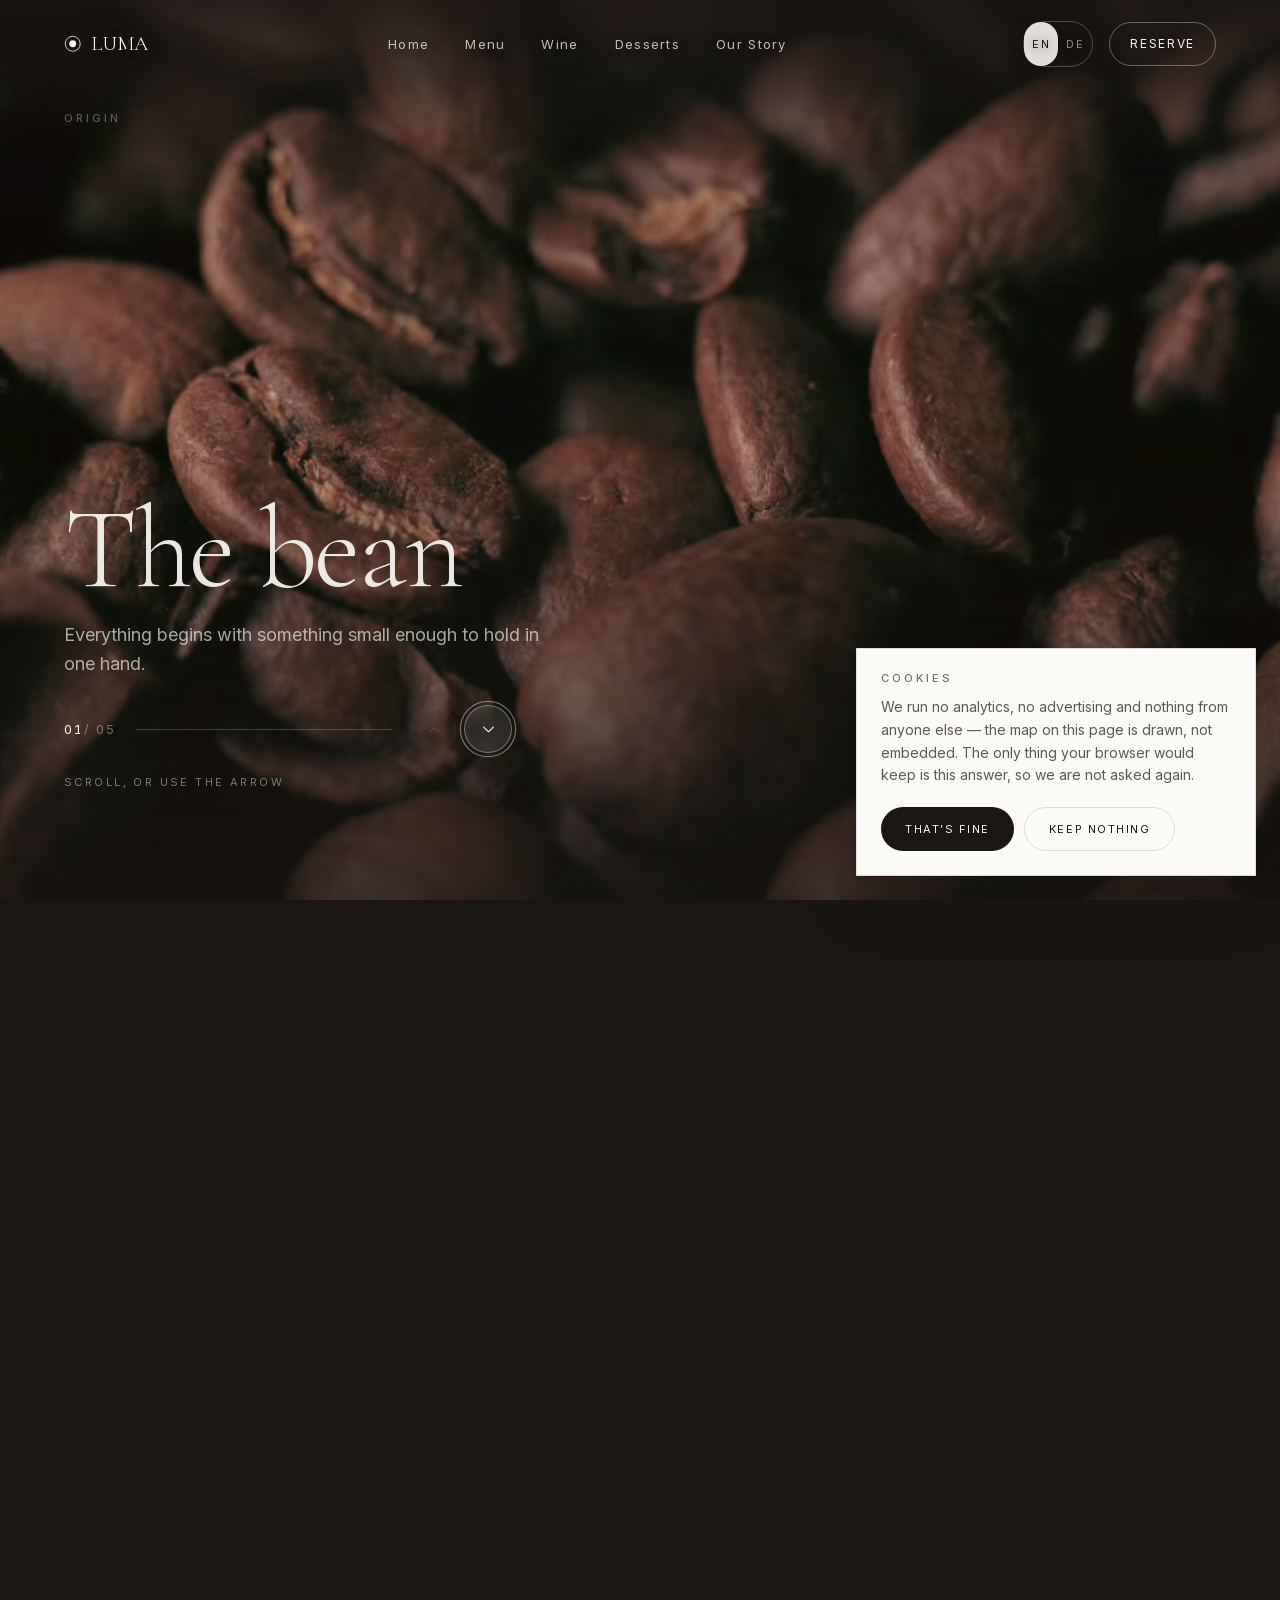
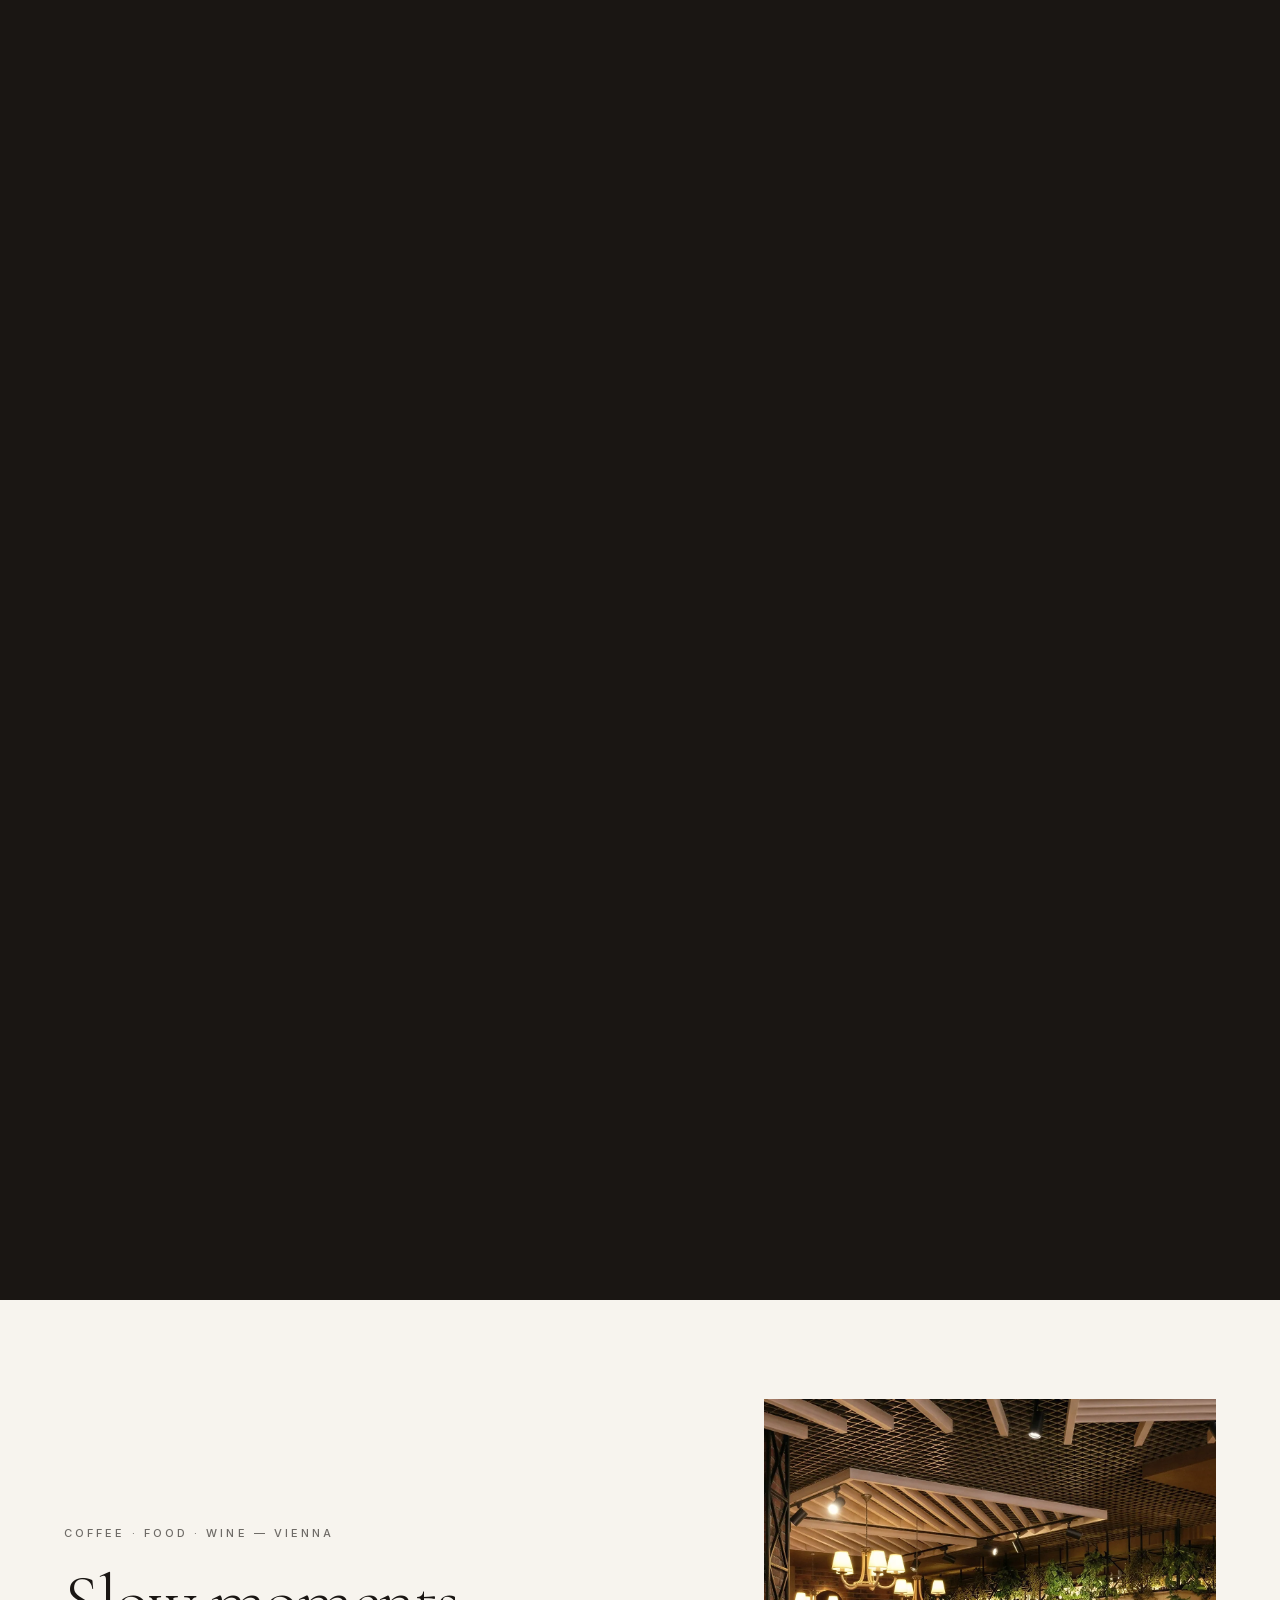
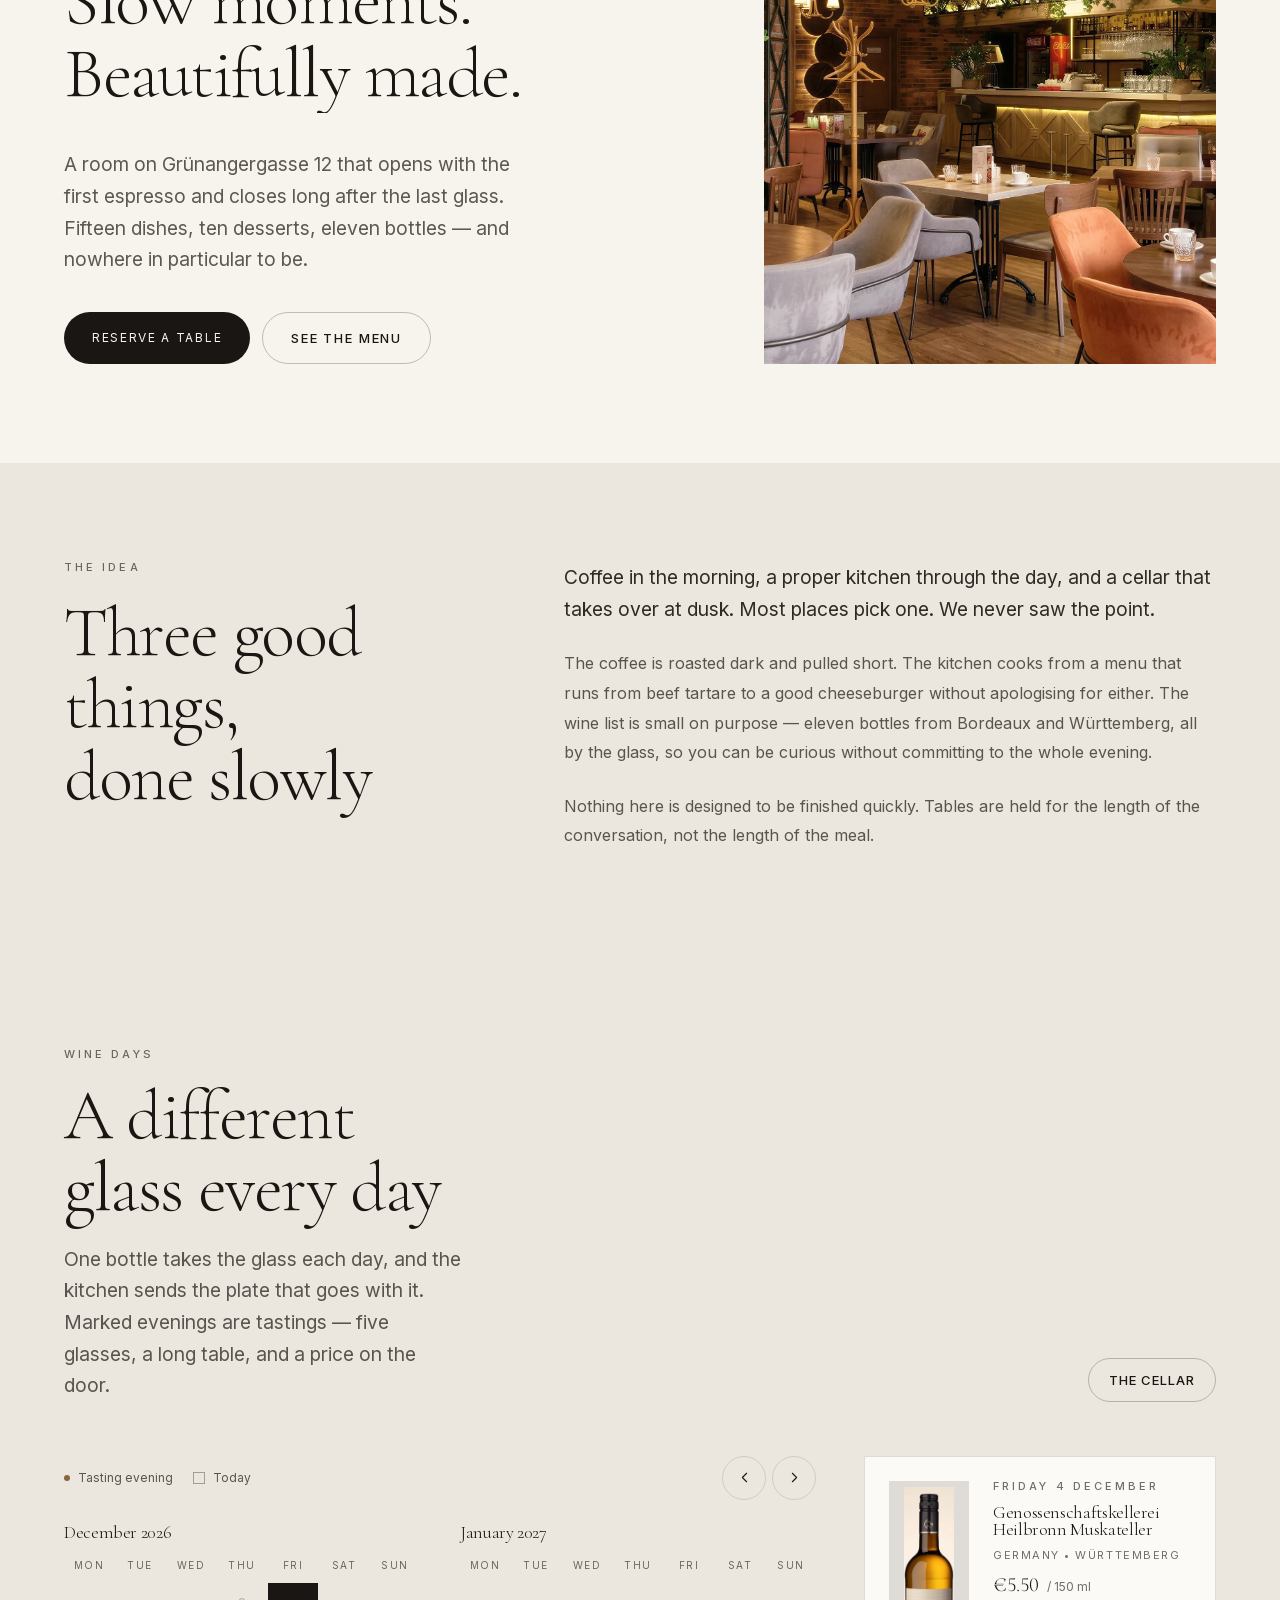
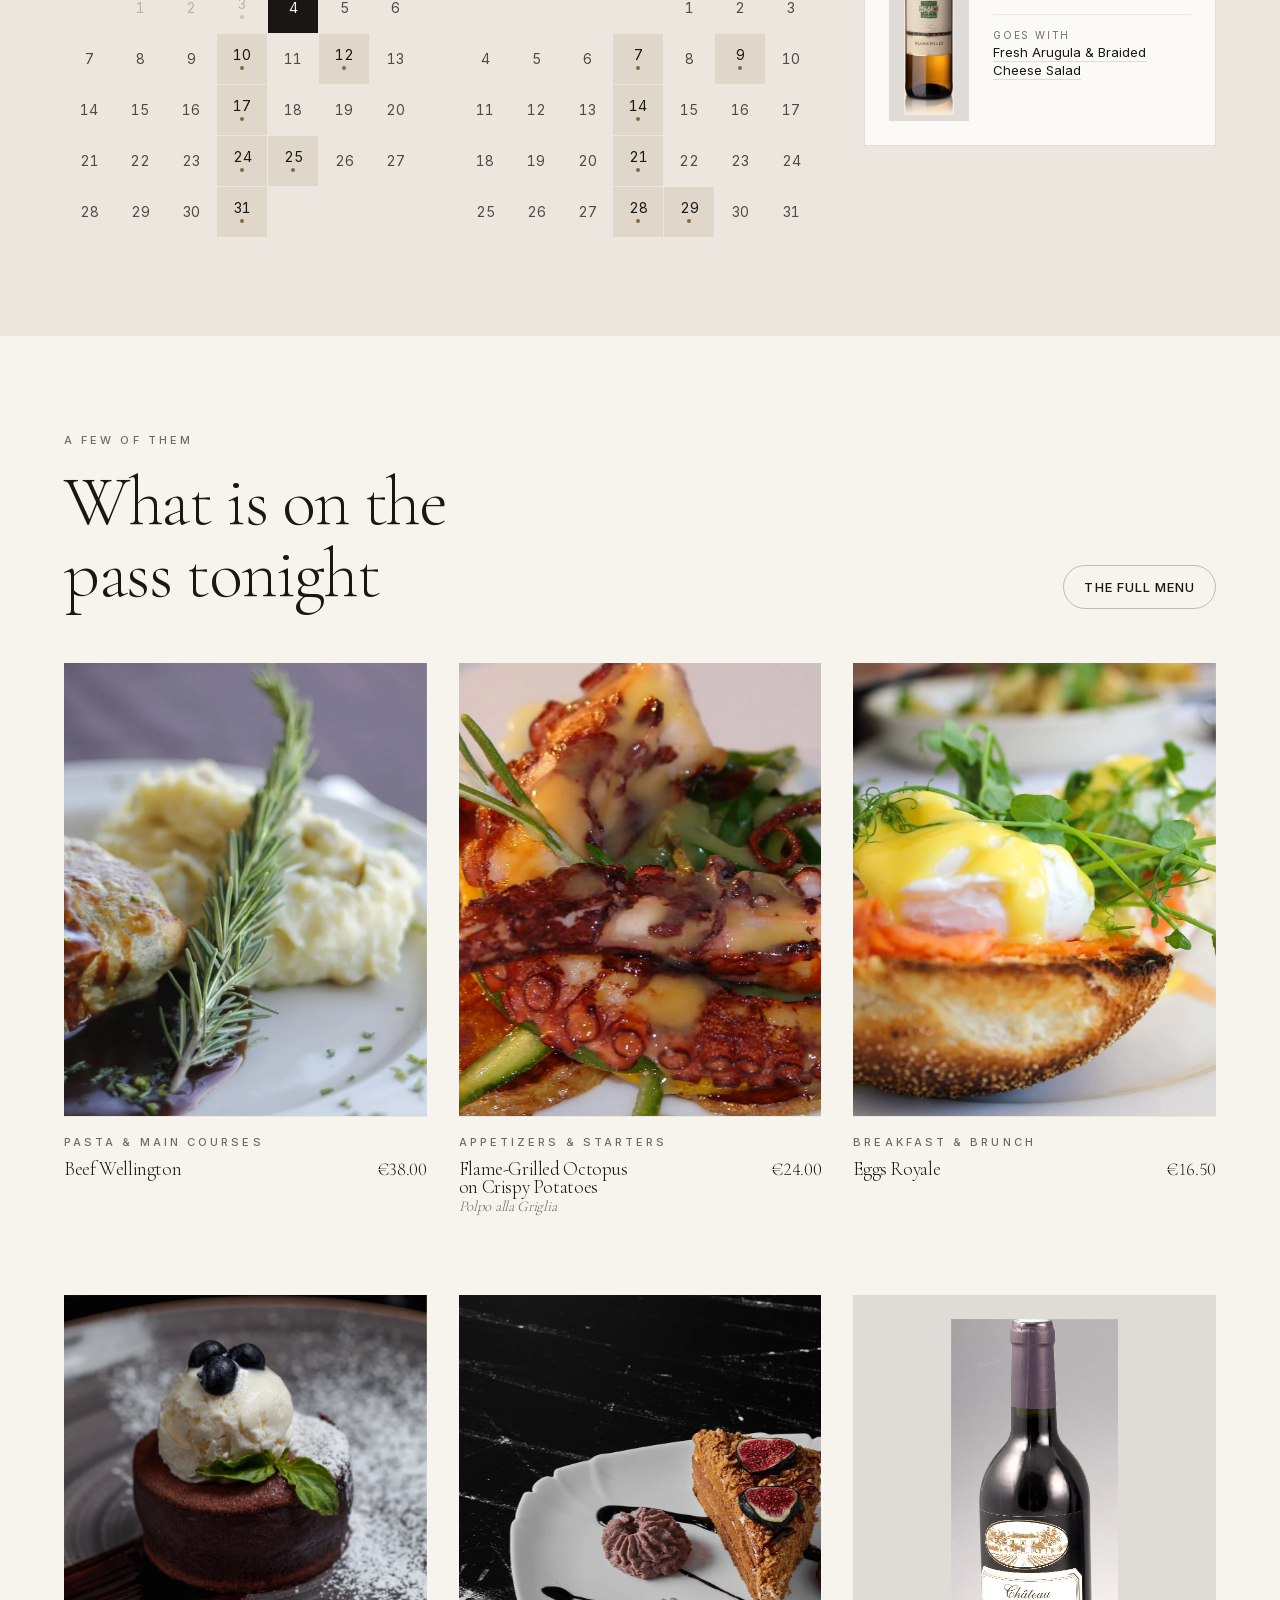
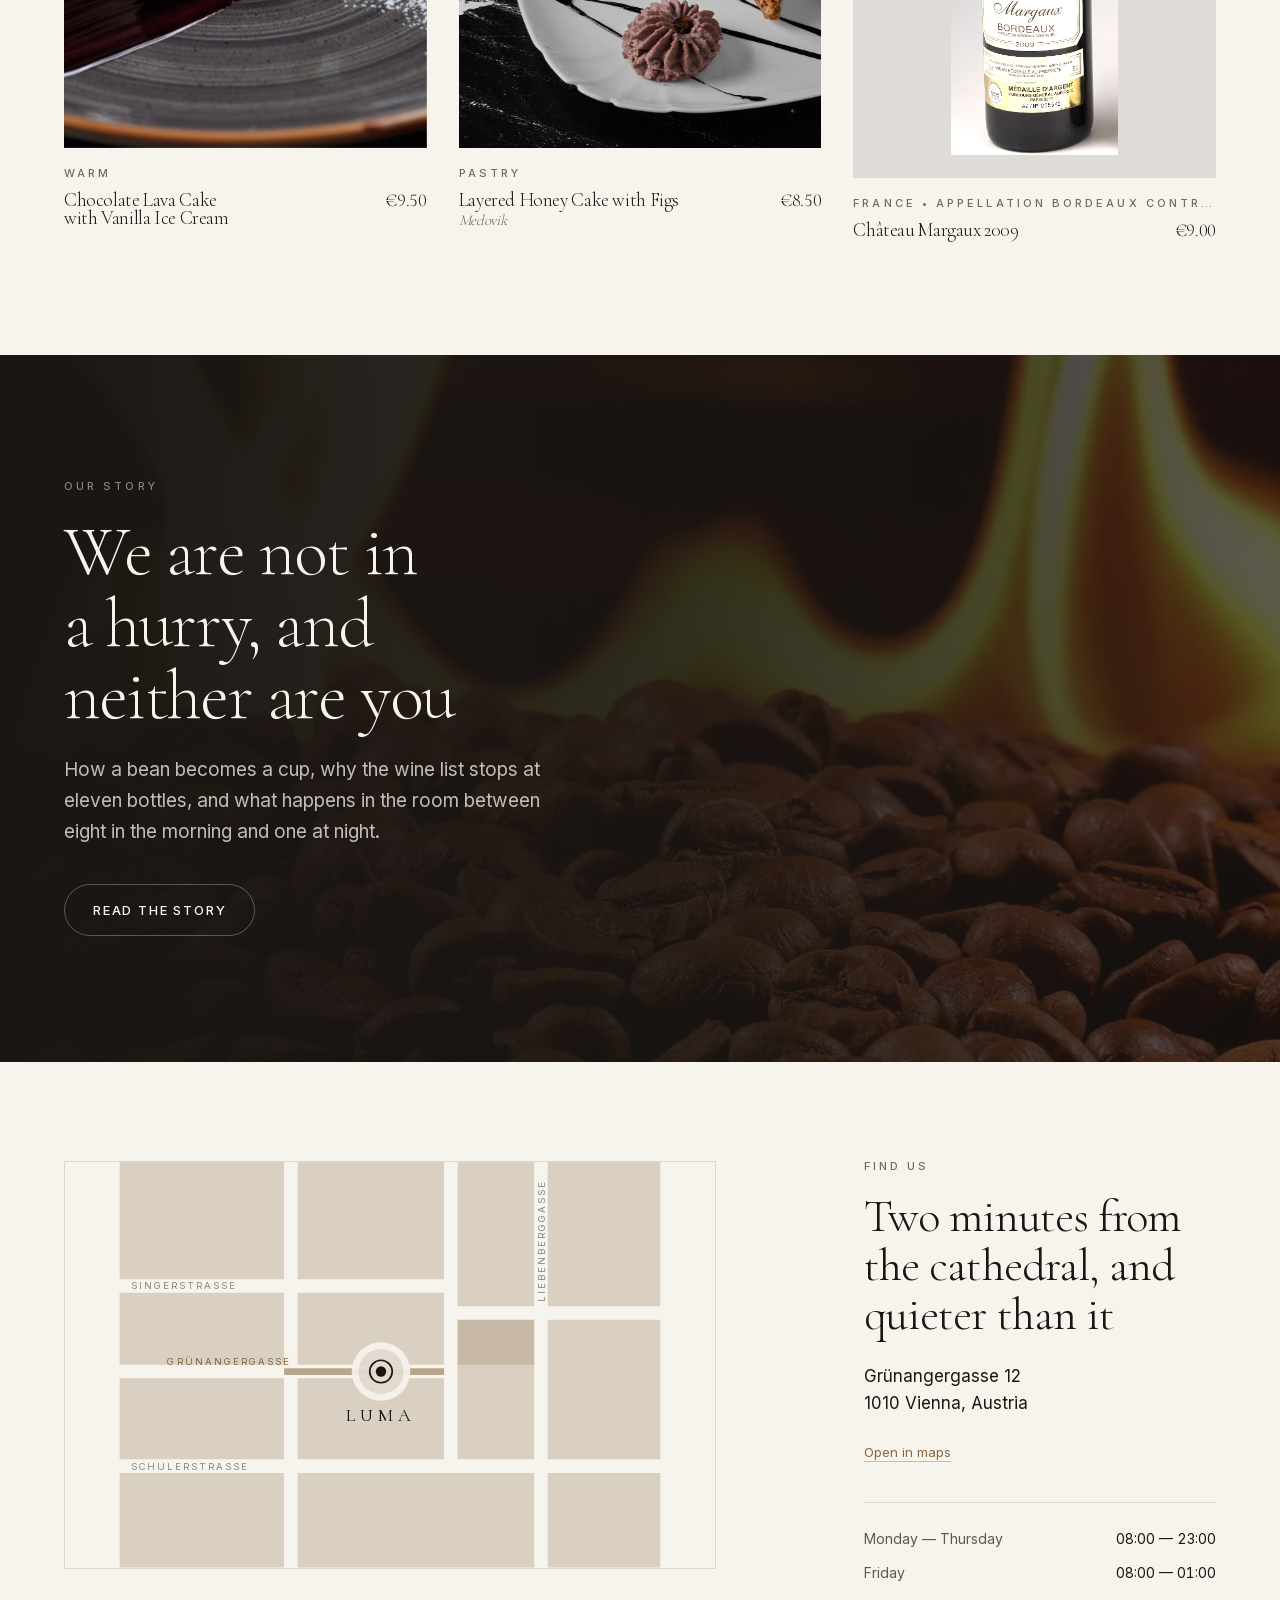
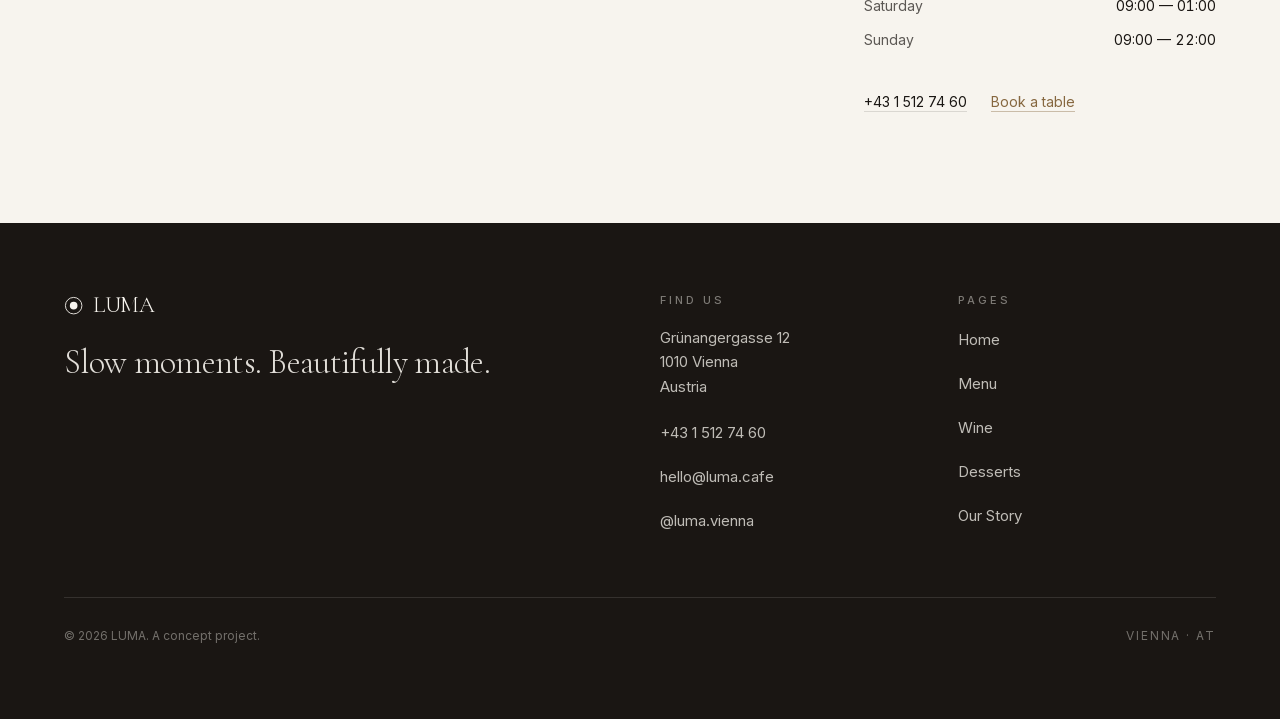
<file: index.html>
<!doctype html>
<html lang="en">
<head>
<meta charset="utf-8">
<title>LUMA</title>
<meta http-equiv="refresh" content="0; url=./en/">
<link rel="canonical" href="./en/">
<style>html{background:#f7f4ee;color:#1a1613;font-family:-apple-system,system-ui,sans-serif}
body{display:grid;place-items:center;height:100vh;margin:0}a{color:#86673f}</style>
</head>
<body><p>Opening <a href="./en/">LUMA</a>&hellip;</p>
<script>location.replace('./en/')</script>
</body>
</html>
</file>
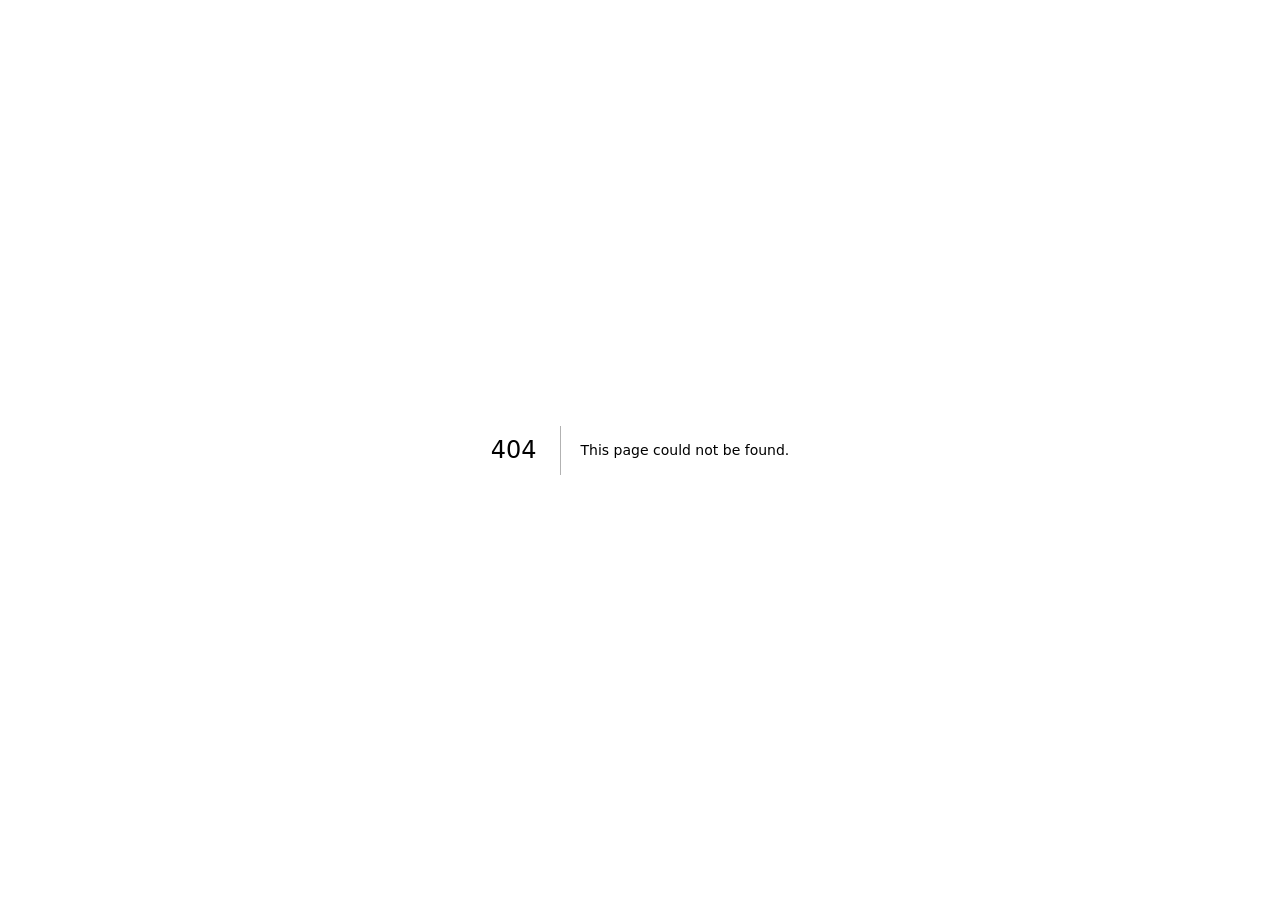
<file: 404/index.html>
<!DOCTYPE html><!--qNDkNVtqdWf23g2LTC23S--><html><head><meta charSet="utf-8"/><meta name="viewport" content="width=device-width, initial-scale=1"/><link rel="preload" as="script" fetchPriority="low" href="/_next/static/chunks/webpack-4986af30adf49d9c.js"/><script src="/_next/static/chunks/4bd1b696-c023c6e3521b1417.js" async=""></script><script src="/_next/static/chunks/493-e1542e39ad29304b.js" async=""></script><script src="/_next/static/chunks/main-app-eccb832766f73501.js" async=""></script><meta name="robots" content="noindex"/><meta name="next-size-adjust" content=""/><title>404: This page could not be found.</title><link rel="manifest" href="/manifest.webmanifest"/><link rel="icon" href="/icon.svg?65dd569910992b0f" type="image/svg+xml" sizes="any"/><script src="/_next/static/chunks/polyfills-42372ed130431b0a.js" noModule=""></script></head><body><div hidden=""><!--$--><!--/$--></div><div style="font-family:system-ui,&quot;Segoe UI&quot;,Roboto,Helvetica,Arial,sans-serif,&quot;Apple Color Emoji&quot;,&quot;Segoe UI Emoji&quot;;height:100vh;text-align:center;display:flex;flex-direction:column;align-items:center;justify-content:center"><div><style>body{color:#000;background:#fff;margin:0}.next-error-h1{border-right:1px solid rgba(0,0,0,.3)}@media (prefers-color-scheme:dark){body{color:#fff;background:#000}.next-error-h1{border-right:1px solid rgba(255,255,255,.3)}}</style><h1 class="next-error-h1" style="display:inline-block;margin:0 20px 0 0;padding:0 23px 0 0;font-size:24px;font-weight:500;vertical-align:top;line-height:49px">404</h1><div style="display:inline-block"><h2 style="font-size:14px;font-weight:400;line-height:49px;margin:0">This page could not be found.</h2></div></div></div><!--$--><!--/$--><script src="/_next/static/chunks/webpack-4986af30adf49d9c.js" id="_R_" async=""></script><script>(self.__next_f=self.__next_f||[]).push([0])</script><script>self.__next_f.push([1,"1:\"$Sreact.fragment\"\n2:I[9766,[],\"\"]\n3:I[8924,[],\"\"]\n4:I[4431,[],\"OutletBoundary\"]\n6:I[5278,[],\"AsyncMetadataOutlet\"]\n8:I[4431,[],\"ViewportBoundary\"]\na:I[4431,[],\"MetadataBoundary\"]\nb:\"$Sreact.suspense\"\nd:I[7150,[],\"\"]\n"])</script><script>self.__next_f.push([1,"0:{\"P\":null,\"b\":\"qNDkNVtqdWf23g2LTC23S\",\"p\":\"\",\"c\":[\"\",\"_not-found\",\"\"],\"i\":false,\"f\":[[[\"\",{\"children\":[\"/_not-found\",{\"children\":[\"__PAGE__\",{}]}]},\"$undefined\",\"$undefined\",true],[\"\",[\"$\",\"$1\",\"c\",{\"children\":[null,[\"$\",\"html\",null,{\"children\":[\"$\",\"body\",null,{\"children\":[\"$\",\"$L2\",null,{\"parallelRouterKey\":\"children\",\"error\":\"$undefined\",\"errorStyles\":\"$undefined\",\"errorScripts\":\"$undefined\",\"template\":[\"$\",\"$L3\",null,{}],\"templateStyles\":\"$undefined\",\"templateScripts\":\"$undefined\",\"notFound\":\"$undefined\",\"forbidden\":\"$undefined\",\"unauthorized\":\"$undefined\"}]}]}]]}],{\"children\":[\"/_not-found\",[\"$\",\"$1\",\"c\",{\"children\":[null,[\"$\",\"$L2\",null,{\"parallelRouterKey\":\"children\",\"error\":\"$undefined\",\"errorStyles\":\"$undefined\",\"errorScripts\":\"$undefined\",\"template\":[\"$\",\"$L3\",null,{}],\"templateStyles\":\"$undefined\",\"templateScripts\":\"$undefined\",\"notFound\":\"$undefined\",\"forbidden\":\"$undefined\",\"unauthorized\":\"$undefined\"}]]}],{\"children\":[\"__PAGE__\",[\"$\",\"$1\",\"c\",{\"children\":[[[\"$\",\"title\",null,{\"children\":\"404: This page could not be found.\"}],[\"$\",\"div\",null,{\"style\":{\"fontFamily\":\"system-ui,\\\"Segoe UI\\\",Roboto,Helvetica,Arial,sans-serif,\\\"Apple Color Emoji\\\",\\\"Segoe UI Emoji\\\"\",\"height\":\"100vh\",\"textAlign\":\"center\",\"display\":\"flex\",\"flexDirection\":\"column\",\"alignItems\":\"center\",\"justifyContent\":\"center\"},\"children\":[\"$\",\"div\",null,{\"children\":[[\"$\",\"style\",null,{\"dangerouslySetInnerHTML\":{\"__html\":\"body{color:#000;background:#fff;margin:0}.next-error-h1{border-right:1px solid rgba(0,0,0,.3)}@media (prefers-color-scheme:dark){body{color:#fff;background:#000}.next-error-h1{border-right:1px solid rgba(255,255,255,.3)}}\"}}],[\"$\",\"h1\",null,{\"className\":\"next-error-h1\",\"style\":{\"display\":\"inline-block\",\"margin\":\"0 20px 0 0\",\"padding\":\"0 23px 0 0\",\"fontSize\":24,\"fontWeight\":500,\"verticalAlign\":\"top\",\"lineHeight\":\"49px\"},\"children\":404}],[\"$\",\"div\",null,{\"style\":{\"display\":\"inline-block\"},\"children\":[\"$\",\"h2\",null,{\"style\":{\"fontSize\":14,\"fontWeight\":400,\"lineHeight\":\"49px\",\"margin\":0},\"children\":\"This page could not be found.\"}]}]]}]}]],null,[\"$\",\"$L4\",null,{\"children\":[\"$L5\",[\"$\",\"$L6\",null,{\"promise\":\"$@7\"}]]}]]}],{},null,false]},null,false]},null,false],[\"$\",\"$1\",\"h\",{\"children\":[[\"$\",\"meta\",null,{\"name\":\"robots\",\"content\":\"noindex\"}],[[\"$\",\"$L8\",null,{\"children\":\"$L9\"}],[\"$\",\"meta\",null,{\"name\":\"next-size-adjust\",\"content\":\"\"}]],[\"$\",\"$La\",null,{\"children\":[\"$\",\"div\",null,{\"hidden\":true,\"children\":[\"$\",\"$b\",null,{\"fallback\":null,\"children\":\"$Lc\"}]}]}]]}],false]],\"m\":\"$undefined\",\"G\":[\"$d\",[]],\"s\":false,\"S\":true}\n"])</script><script>self.__next_f.push([1,"9:[[\"$\",\"meta\",\"0\",{\"charSet\":\"utf-8\"}],[\"$\",\"meta\",\"1\",{\"name\":\"viewport\",\"content\":\"width=device-width, initial-scale=1\"}]]\n5:null\n"])</script><script>self.__next_f.push([1,"e:I[622,[],\"IconMark\"]\n7:{\"metadata\":[[\"$\",\"link\",\"0\",{\"rel\":\"manifest\",\"href\":\"/manifest.webmanifest\",\"crossOrigin\":\"$undefined\"}],[\"$\",\"link\",\"1\",{\"rel\":\"icon\",\"href\":\"/icon.svg?65dd569910992b0f\",\"type\":\"image/svg+xml\",\"sizes\":\"any\"}],[\"$\",\"$Le\",\"2\",{}]],\"error\":null,\"digest\":\"$undefined\"}\n"])</script><script>self.__next_f.push([1,"c:\"$7:metadata\"\n"])</script></body></html>
</file>
